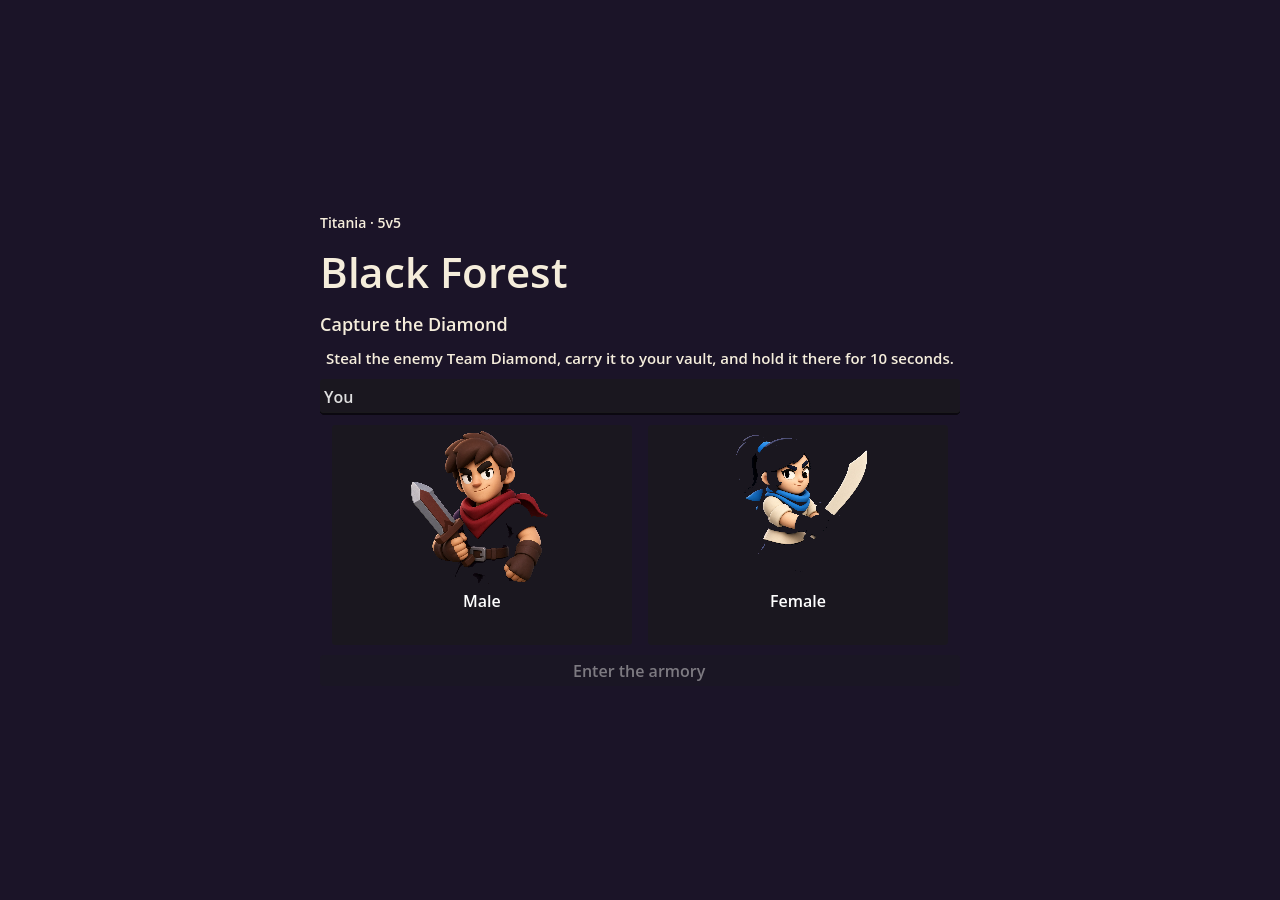
<file: docs/index.html>
<!DOCTYPE html>
<html lang="en">
	<head>
		<meta charset="utf-8">
		<meta name="viewport" content="width=device-width, user-scalable=no, initial-scale=1.0">
		<title>Black Forest</title>
		<style>
html, body, #canvas {
	margin: 0;
	padding: 0;
	border: 0;
}

body {
	color: white;
	background-color: black;
	overflow: hidden;
	touch-action: none;
}

#canvas {
	display: block;
}

#canvas:focus {
	outline: none;
}

#status, #status-splash, #status-progress {
	position: absolute;
	left: 0;
	right: 0;
}

#status, #status-splash {
	top: 0;
	bottom: 0;
}

#status {
	background-color: #242424;
	display: flex;
	flex-direction: column;
	justify-content: center;
	align-items: center;
	visibility: hidden;
}

#status-splash {
	max-height: 100%;
	max-width: 100%;
	margin: auto;
}

#status-splash.show-image--false {
	display: none;
}

#status-splash.fullsize--true {
	height: 100%;
	width: 100%;
	object-fit: contain;
}

#status-splash.use-filter--false {
	image-rendering: pixelated;
}

#status-progress, #status-notice {
	display: none;
}

#status-progress {
	bottom: 10%;
	width: 50%;
	margin: 0 auto;
}

#status-notice {
	background-color: #5b3943;
	border-radius: 0.5rem;
	border: 1px solid #9b3943;
	color: #e0e0e0;
	font-family: 'Noto Sans', 'Droid Sans', Arial, sans-serif;
	line-height: 1.3;
	margin: 0 2rem;
	overflow: hidden;
	padding: 1rem;
	text-align: center;
	z-index: 1;
}
		</style>
		<link id="-gd-engine-icon" rel="icon" type="image/png" href="index.icon.png" />
<link rel="apple-touch-icon" href="index.apple-touch-icon.png"/>

	</head>
	<body>
		<canvas id="canvas">
			Your browser does not support the canvas tag.
		</canvas>

		<noscript>
			Your browser does not support JavaScript.
		</noscript>

		<div id="status">
			<img id="status-splash" class="show-image--true fullsize--true use-filter--true" src="index.png" alt="">
			<progress id="status-progress"></progress>
			<div id="status-notice"></div>
		</div>

		<script src="index.js"></script>
		<script>
const GODOT_CONFIG = {"args":[],"canvasResizePolicy":2,"emscriptenPoolSize":8,"ensureCrossOriginIsolationHeaders":false,"executable":"index","experimentalVK":false,"fileSizes":{"index.pck":3708848,"index.wasm":39514754},"focusCanvas":true,"gdextensionLibs":[],"godotPoolSize":4};
const GODOT_THREADS_ENABLED = false;
const engine = new Engine(GODOT_CONFIG);

(function () {
	const statusOverlay = document.getElementById('status');
	const statusProgress = document.getElementById('status-progress');
	const statusNotice = document.getElementById('status-notice');

	let initializing = true;
	let statusMode = '';

	function setStatusMode(mode) {
		if (statusMode === mode || !initializing) {
			return;
		}
		if (mode === 'hidden') {
			statusOverlay.remove();
			initializing = false;
			return;
		}
		statusOverlay.style.visibility = 'visible';
		statusProgress.style.display = mode === 'progress' ? 'block' : 'none';
		statusNotice.style.display = mode === 'notice' ? 'block' : 'none';
		statusMode = mode;
	}

	function setStatusNotice(text) {
		while (statusNotice.lastChild) {
			statusNotice.removeChild(statusNotice.lastChild);
		}
		const lines = text.split('\n');
		lines.forEach((line) => {
			statusNotice.appendChild(document.createTextNode(line));
			statusNotice.appendChild(document.createElement('br'));
		});
	}

	function displayFailureNotice(err) {
		console.error(err);
		if (err instanceof Error) {
			setStatusNotice(err.message);
		} else if (typeof err === 'string') {
			setStatusNotice(err);
		} else {
			setStatusNotice('An unknown error occurred.');
		}
		setStatusMode('notice');
		initializing = false;
	}

	const missing = Engine.getMissingFeatures({
		threads: GODOT_THREADS_ENABLED,
	});

	if (missing.length !== 0) {
		if (GODOT_CONFIG['serviceWorker'] && GODOT_CONFIG['ensureCrossOriginIsolationHeaders'] && 'serviceWorker' in navigator) {
			let serviceWorkerRegistrationPromise;
			try {
				serviceWorkerRegistrationPromise = navigator.serviceWorker.getRegistration();
			} catch (err) {
				serviceWorkerRegistrationPromise = Promise.reject(new Error('Service worker registration failed.'));
			}
			// There's a chance that installing the service worker would fix the issue
			Promise.race([
				serviceWorkerRegistrationPromise.then((registration) => {
					if (registration != null) {
						return Promise.reject(new Error('Service worker already exists.'));
					}
					return registration;
				}).then(() => engine.installServiceWorker()),
				// For some reason, `getRegistration()` can stall
				new Promise((resolve) => {
					setTimeout(() => resolve(), 2000);
				}),
			]).then(() => {
				// Reload if there was no error.
				window.location.reload();
			}).catch((err) => {
				console.error('Error while registering service worker:', err);
			});
		} else {
			// Display the message as usual
			const missingMsg = 'Error\nThe following features required to run Godot projects on the Web are missing:\n';
			displayFailureNotice(missingMsg + missing.join('\n'));
		}
	} else {
		setStatusMode('progress');
		engine.startGame({
			'onProgress': function (current, total) {
				if (current > 0 && total > 0) {
					statusProgress.value = current;
					statusProgress.max = total;
				} else {
					statusProgress.removeAttribute('value');
					statusProgress.removeAttribute('max');
				}
			},
		}).then(() => {
			setStatusMode('hidden');
		}, displayFailureNotice);
	}
}());
		</script>
	</body>
</html>
</file>
